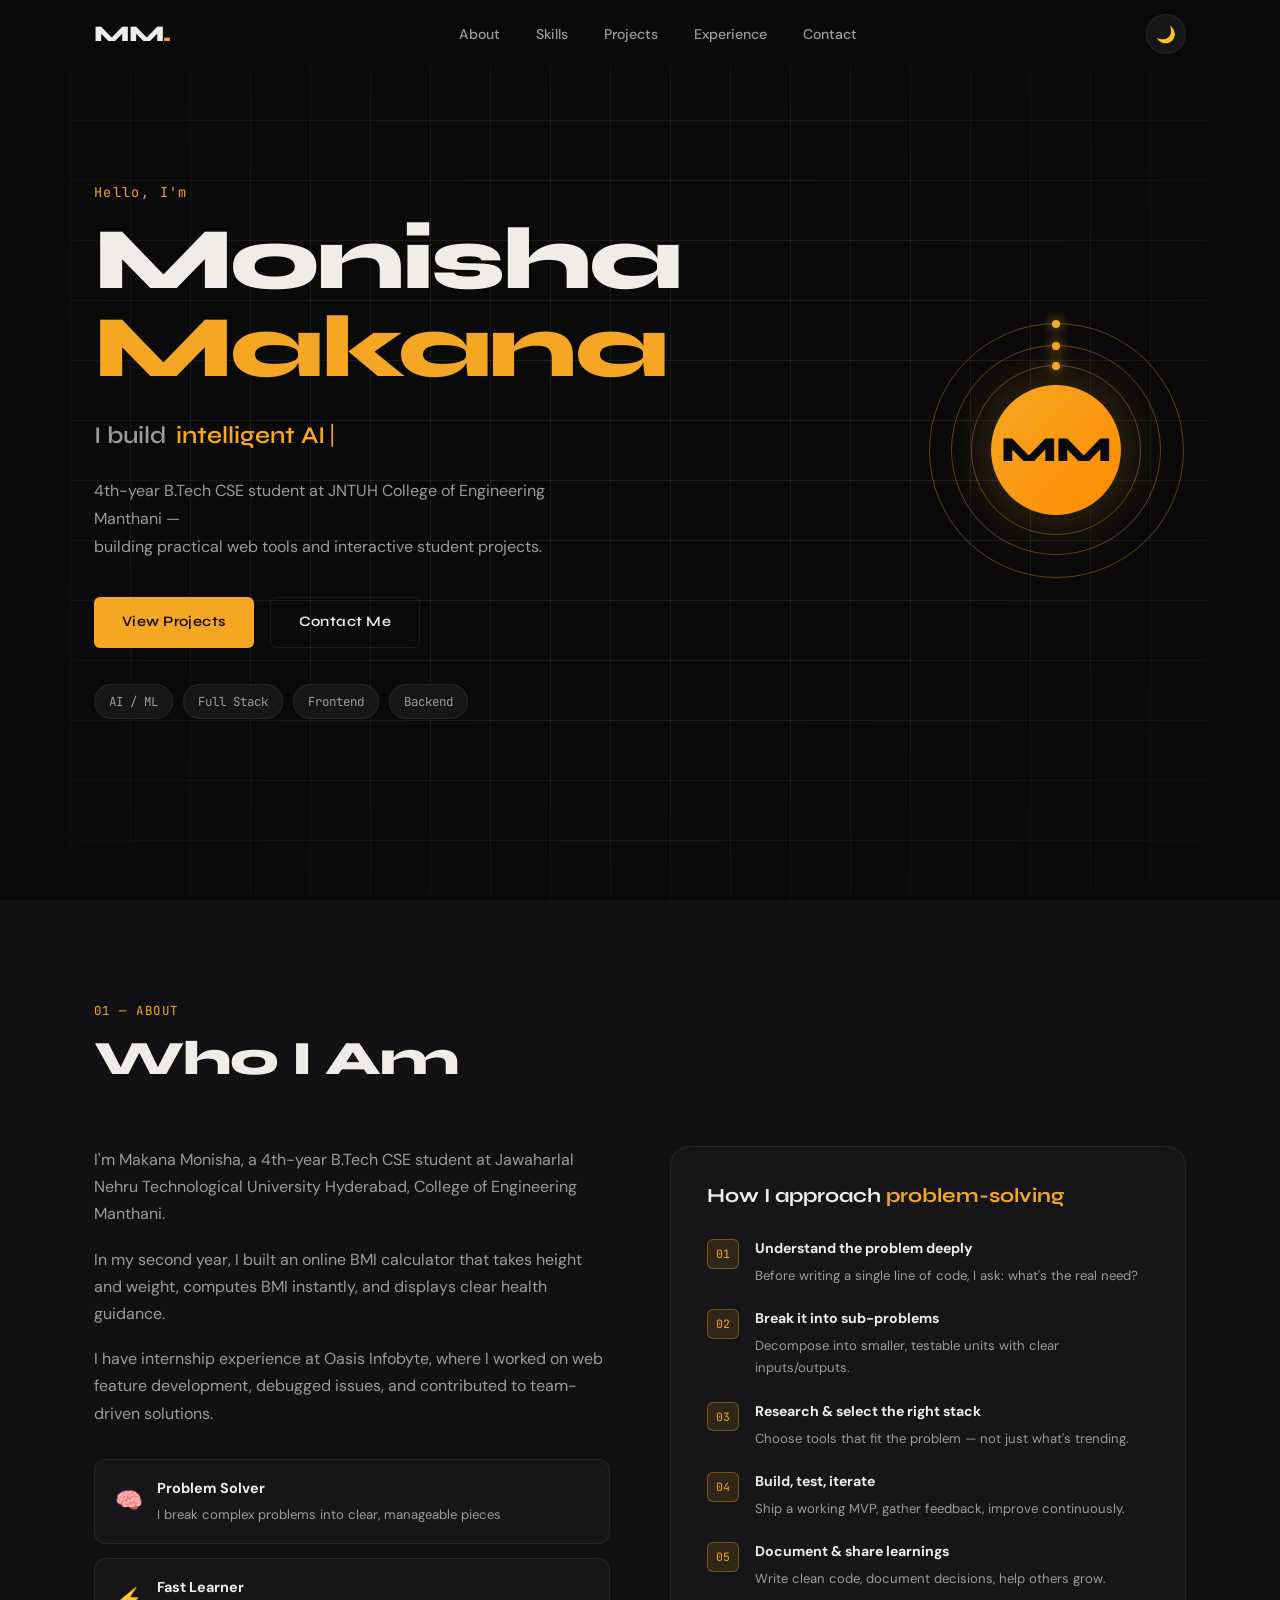
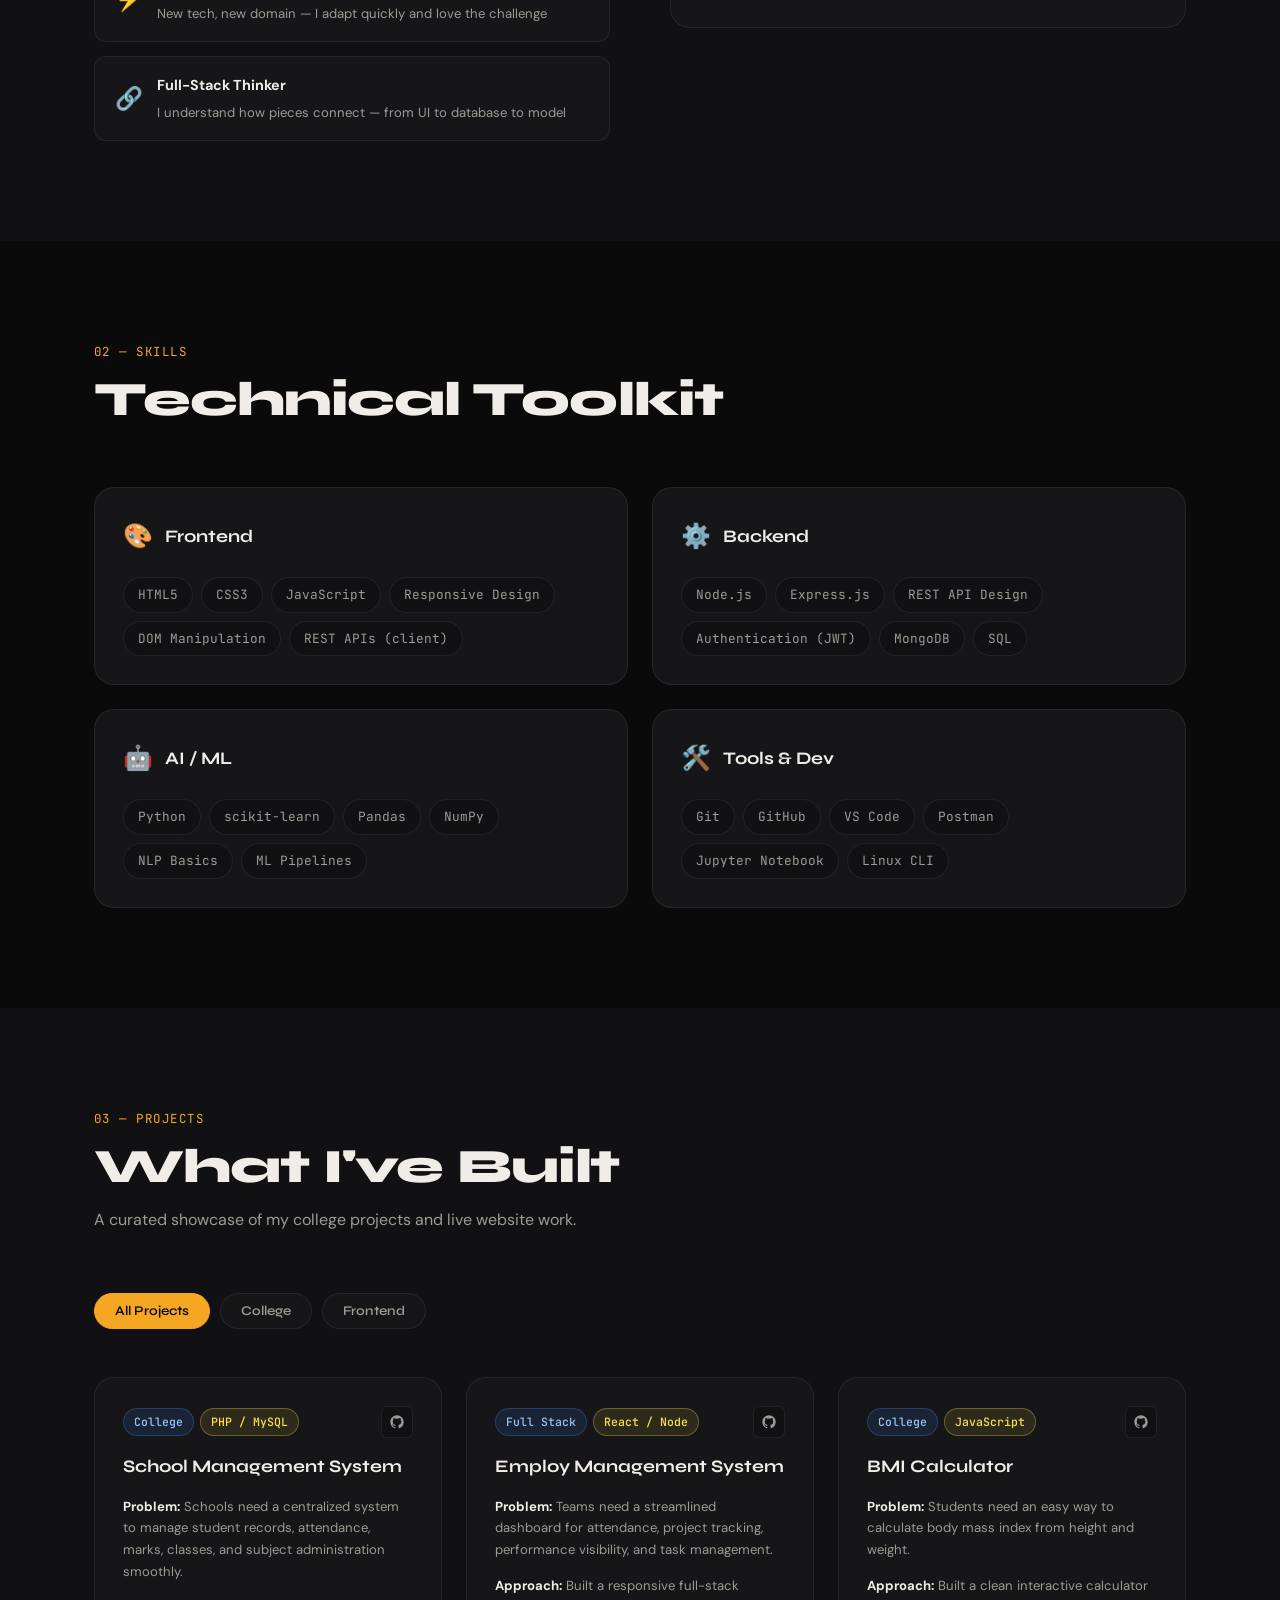
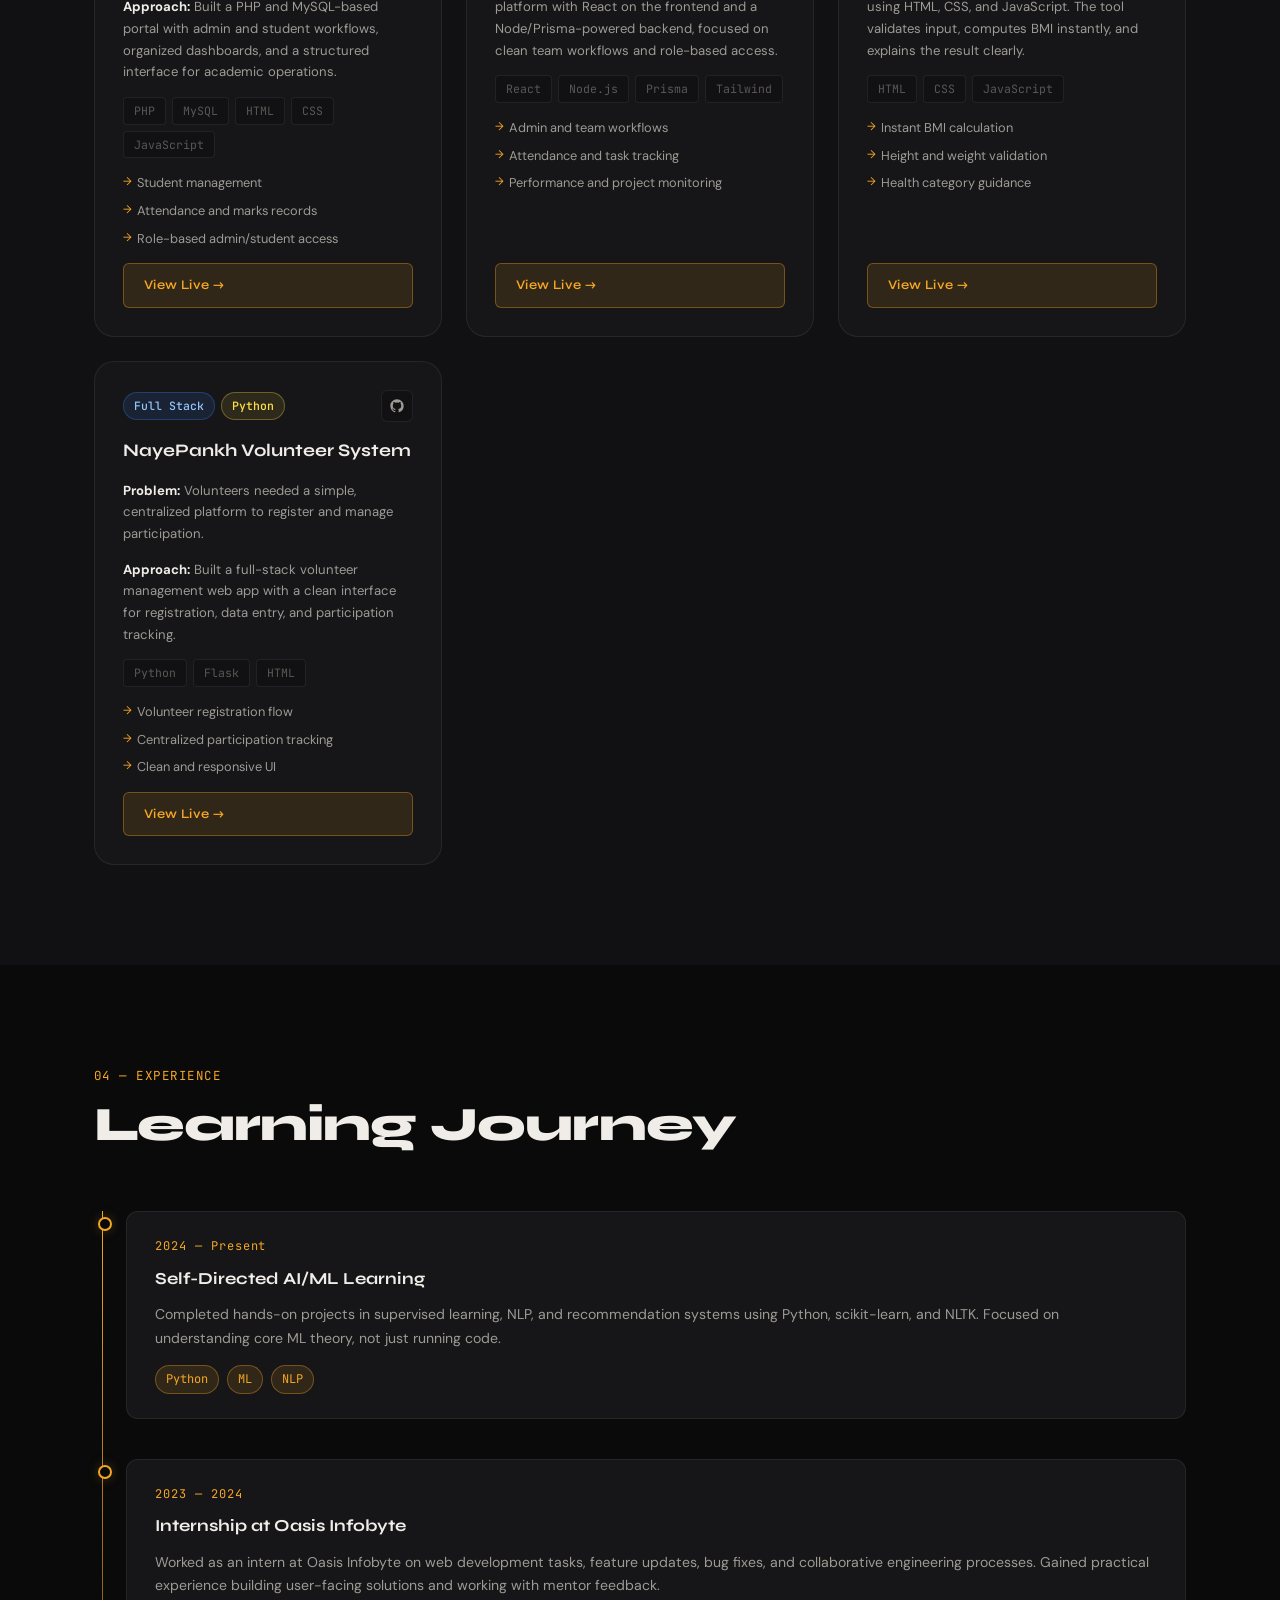
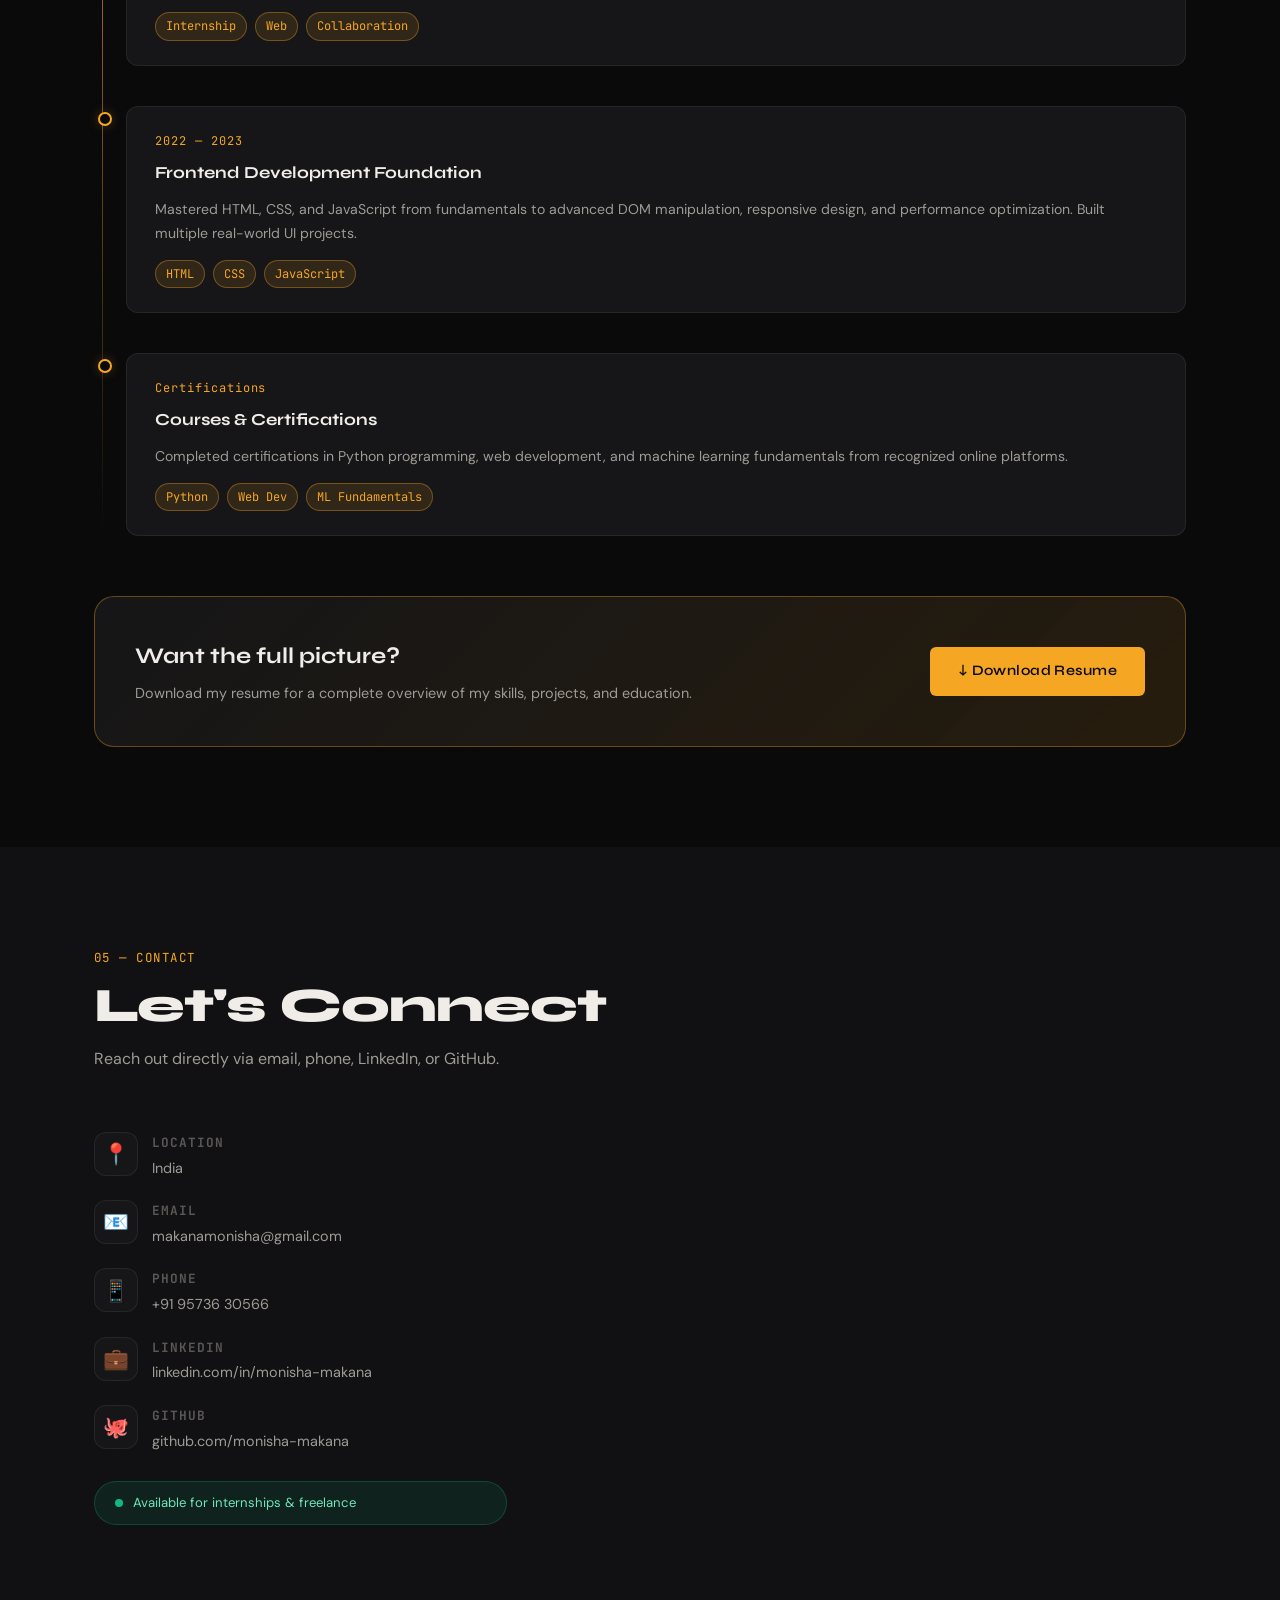
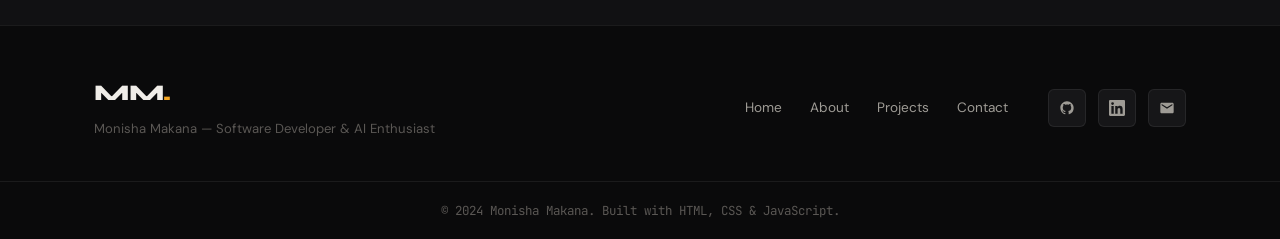
<file: index.html>
<!DOCTYPE html>
<html lang="en" data-theme="dark">
<head>
  <meta charset="UTF-8" />
  <meta name="viewport" content="width=device-width, initial-scale=1.0" />
  <title>Monisha Makana — Software Developer & AI Enthusiast</title>
  <style>
/* ============================================================
   MONISHA MAKANA — PORTFOLIO CSS
   Aesthetic: Editorial Tech — Dark/Amber with Light Mode Support
   Fonts: Syne (display) + DM Sans (body) + JetBrains Mono (code)
   ============================================================ */

/* ===== CSS VARIABLES ===== */
:root {
  /* Dark theme (default) */
  --bg-primary:    #0a0a0b;
  --bg-secondary:  #111113;
  --bg-card:       #161618;
  --bg-card-hover: #1c1c1f;

  --text-primary:  #f0ede8;
  --text-secondary:#9e9b95;
  --text-muted:    #5a5754;

  --accent:        #f5a623;
  --accent-dim:    rgba(245,166,35,0.12);
  --accent-glow:   rgba(245,166,35,0.25);

  --border:        rgba(255,255,255,0.07);
  --border-accent: rgba(245,166,35,0.35);

  --radius-sm:     6px;
  --radius-md:     12px;
  --radius-lg:     20px;

  --shadow-card:   0 4px 32px rgba(0,0,0,0.5);
  --shadow-glow:   0 0 40px rgba(245,166,35,0.15);

  --transition:    0.3s cubic-bezier(0.4,0,0.2,1);
  --font-display:  'Syne', sans-serif;
  --font-body:     'DM Sans', sans-serif;
  --font-mono:     'JetBrains Mono', monospace;
}

/* Light theme */
[data-theme="light"] {
  --bg-primary:    #faf9f7;
  --bg-secondary:  #f2f0ec;
  --bg-card:       #ffffff;
  --bg-card-hover: #f7f5f1;

  --text-primary:  #1a1815;
  --text-secondary:#5a5754;
  --text-muted:    #9e9b95;

  --accent:        #d4880a;
  --accent-dim:    rgba(212,136,10,0.1);
  --accent-glow:   rgba(212,136,10,0.2);

  --border:        rgba(0,0,0,0.08);
  --border-accent: rgba(212,136,10,0.3);

  --shadow-card:   0 4px 24px rgba(0,0,0,0.08);
  --shadow-glow:   0 0 40px rgba(212,136,10,0.12);
}

/* ===== RESET & BASE ===== */
*, *::before, *::after { box-sizing: border-box; margin: 0; padding: 0; }

html {
  scroll-behavior: smooth;
  font-size: 16px;
}

body {
  font-family: var(--font-body);
  background: var(--bg-primary);
  color: var(--text-primary);
  line-height: 1.7;
  transition: background var(--transition), color var(--transition);
  overflow-x: hidden;
}

a { color: inherit; text-decoration: none; }
img { max-width: 100%; display: block; }
ul { list-style: none; }
button { cursor: pointer; border: none; background: none; font-family: inherit; }

/* ===== SCROLLBAR ===== */
::-webkit-scrollbar { width: 4px; }
::-webkit-scrollbar-track { background: var(--bg-primary); }
::-webkit-scrollbar-thumb { background: var(--accent-dim); border-radius: 2px; }
::-webkit-scrollbar-thumb:hover { background: var(--accent); }

/* ===== UTILITY ===== */
.container {
  max-width: 1140px;
  margin: 0 auto;
  padding: 0 24px;
}

.accent { color: var(--accent); }

/* ===== REVEAL ANIMATION ===== */
.reveal {
  opacity: 0;
  transform: translateY(30px);
  transition: opacity 0.7s ease, transform 0.7s ease;
}
.reveal.visible {
  opacity: 1;
  transform: translateY(0);
}

/* Hero section elements are visible immediately */
.hero .reveal {
  opacity: 1;
  transform: translateY(0);
}

/* ===== BUTTONS ===== */
.btn {
  display: inline-flex;
  align-items: center;
  gap: 8px;
  padding: 12px 28px;
  border-radius: var(--radius-sm);
  font-family: var(--font-display);
  font-weight: 600;
  font-size: 0.9rem;
  letter-spacing: 0.03em;
  transition: all var(--transition);
  cursor: pointer;
  white-space: nowrap;
}

.btn-primary {
  background: var(--accent);
  color: #0a0a0b;
  box-shadow: 0 0 0 0 var(--accent-glow);
}
.btn-primary:hover {
  background: #ffbc47;
  box-shadow: 0 4px 24px var(--accent-glow);
  transform: translateY(-2px);
}

.btn-outline {
  background: transparent;
  color: var(--text-primary);
  border: 1px solid var(--border);
}
.btn-outline:hover {
  border-color: var(--accent);
  color: var(--accent);
  transform: translateY(-2px);
}

.btn-card {
  background: var(--accent-dim);
  color: var(--accent);
  padding: 10px 20px;
  font-size: 0.82rem;
  border: 1px solid var(--border-accent);
}
.btn-card:hover {
  background: var(--accent);
  color: #0a0a0b;
}

.btn-full { width: 100%; justify-content: center; }

/* ===== SECTION BASE ===== */
.section {
  padding: 100px 0;
}

.section-header {
  margin-bottom: 60px;
}

.section-tag {
  font-family: var(--font-mono);
  font-size: 0.78rem;
  color: var(--accent);
  letter-spacing: 0.12em;
  text-transform: uppercase;
  display: block;
  margin-bottom: 12px;
}

.section-title {
  font-family: var(--font-display);
  font-size: clamp(2rem, 4vw, 3rem);
  font-weight: 800;
  line-height: 1.1;
  letter-spacing: -0.02em;
}

.section-subtitle {
  margin-top: 12px;
  color: var(--text-secondary);
  font-size: 1rem;
  max-width: 560px;
}

/* ============================================================
   NAVBAR
   ============================================================ */
.navbar {
  position: fixed;
  top: 0;
  left: 0;
  right: 0;
  z-index: 999;
  background: rgba(10,10,11,0.6);
  backdrop-filter: blur(16px);
  -webkit-backdrop-filter: blur(16px);
  border-bottom: 1px solid transparent;
  transition: border-color var(--transition), background var(--transition);
}
[data-theme="light"] .navbar {
  background: rgba(250,249,247,0.8);
}
.navbar.scrolled {
  border-bottom-color: var(--border);
}

.nav-container {
  max-width: 1140px;
  margin: 0 auto;
  padding: 0 24px;
  height: 68px;
  display: flex;
  align-items: center;
  justify-content: space-between;
  gap: 32px;
}

.nav-logo {
  font-family: var(--font-display);
  font-size: 1.4rem;
  font-weight: 800;
  letter-spacing: -0.02em;
  flex-shrink: 0;
}
.nav-logo .dot { color: var(--accent); }

.nav-links {
  display: flex;
  align-items: center;
  gap: 36px;
}
.nav-links a {
  font-size: 0.88rem;
  font-weight: 500;
  color: var(--text-secondary);
  transition: color var(--transition);
  position: relative;
}
.nav-links a::after {
  content: '';
  position: absolute;
  bottom: -4px;
  left: 0;
  width: 0;
  height: 1px;
  background: var(--accent);
  transition: width var(--transition);
}
.nav-links a:hover,
.nav-links a.active {
  color: var(--text-primary);
}
.nav-links a:hover::after,
.nav-links a.active::after {
  width: 100%;
}

.nav-actions {
  display: flex;
  align-items: center;
  gap: 12px;
}

.theme-toggle {
  width: 40px;
  height: 40px;
  border-radius: 50%;
  display: flex;
  align-items: center;
  justify-content: center;
  background: var(--bg-card);
  border: 1px solid var(--border);
  font-size: 1rem;
  transition: all var(--transition);
}
.theme-toggle:hover { border-color: var(--accent); }

[data-theme="dark"] .icon-sun { display: none; }
[data-theme="dark"] .icon-moon { display: block; }
[data-theme="light"] .icon-sun { display: block; }
[data-theme="light"] .icon-moon { display: none; }

.hamburger {
  display: none;
  flex-direction: column;
  gap: 5px;
  padding: 8px;
}
.hamburger span {
  display: block;
  width: 22px;
  height: 2px;
  background: var(--text-primary);
  border-radius: 2px;
  transition: all var(--transition);
}

/* ============================================================
   HERO
   ============================================================ */
.hero {
  min-height: 100vh;
  position: relative;
  padding: 80px 24px;
  overflow: hidden;
  display: grid;
  grid-template-columns: 1fr auto;
  align-items: center;
  gap: 60px;
  max-width: 1140px;
  margin: 0 auto;
}

/* Background grid pattern */
.hero-bg-grid {
  position: absolute;
  inset: 0;
  background-image:
    linear-gradient(var(--border) 1px, transparent 1px),
    linear-gradient(90deg, var(--border) 1px, transparent 1px);
  background-size: 60px 60px;
  mask-image: radial-gradient(ellipse 80% 80% at 50% 50%, black 40%, transparent 100%);
  -webkit-mask-image: radial-gradient(ellipse 80% 80% at 50% 50%, black 40%, transparent 100%);
  z-index: 0;
  pointer-events: none;
}

.hero > *:not(.hero-bg-grid) {
  position: relative;
  z-index: 1;
}

.hero-content {
  max-width: 620px;
}

.hero-greeting {
  font-family: var(--font-mono);
  font-size: 0.85rem;
  color: var(--accent);
  letter-spacing: 0.1em;
  margin-bottom: 12px;
}

.hero-name {
  font-family: var(--font-display);
  font-size: clamp(3rem, 7vw, 5.5rem);
  font-weight: 800;
  line-height: 1.0;
  letter-spacing: -0.03em;
  margin-bottom: 24px;
}

.hero-role {
  font-family: var(--font-display);
  font-size: clamp(1.1rem, 2.5vw, 1.5rem);
  font-weight: 600;
  color: var(--text-secondary);
  margin-bottom: 20px;
  display: flex;
  align-items: center;
  flex-wrap: wrap;
  gap: 4px;
}
.typed-text { color: var(--accent); }
.cursor-blink {
  color: var(--accent);
  animation: blink 1s step-end infinite;
  font-weight: 300;
}
@keyframes blink { 0%,100%{opacity:1} 50%{opacity:0} }

.hero-tagline {
  color: var(--text-secondary);
  font-size: 1rem;
  line-height: 1.75;
  margin-bottom: 36px;
  max-width: 480px;
}

.hero-cta {
  display: flex;
  gap: 16px;
  flex-wrap: wrap;
  margin-bottom: 36px;
}

.hero-chips {
  display: flex;
  gap: 10px;
  flex-wrap: wrap;
}
.chip {
  padding: 6px 14px;
  background: var(--bg-card);
  border: 1px solid var(--border);
  border-radius: 100px;
  font-size: 0.78rem;
  font-family: var(--font-mono);
  color: var(--text-secondary);
  transition: all var(--transition);
}
.chip:hover {
  border-color: var(--accent);
  color: var(--accent);
}

/* Avatar visual */
.hero-visual {
  display: flex;
  align-items: center;
  justify-content: center;
  position: relative;
  z-index: 1;
}

.avatar-ring {
  position: relative;
  width: 260px;
  height: 260px;
  display: flex;
  align-items: center;
  justify-content: center;
  flex-shrink: 0;
}

.avatar-inner {
  width: 130px;
  height: 130px;
  border-radius: 50%;
  background: linear-gradient(135deg, var(--accent) 0%, #ff8c00 100%);
  display: flex;
  align-items: center;
  justify-content: center;
  box-shadow: 0 0 60px var(--accent-glow);
  z-index: 2;
  position: relative;
}

.avatar-initials {
  font-family: var(--font-display);
  font-size: 2.2rem;
  font-weight: 800;
  color: #0a0a0b;
  letter-spacing: -0.03em;
}

.orbit {
  position: absolute;
  border: 1px solid var(--border-accent);
  border-radius: 50%;
  animation: spin linear infinite;
}
.orbit-1 { width: 170px; height: 170px; animation-duration: 8s; }
.orbit-2 { width: 210px; height: 210px; animation-duration: 14s; animation-direction: reverse; }
.orbit-3 { width: 255px; height: 255px; animation-duration: 20s; }

.orb {
  width: 8px;
  height: 8px;
  border-radius: 50%;
  background: var(--accent);
  position: absolute;
  top: -4px;
  left: 50%;
  transform: translateX(-50%);
  box-shadow: 0 0 12px var(--accent);
}

@keyframes spin { from{transform:rotate(0deg)} to{transform:rotate(360deg)} }

/* ============================================================
   ABOUT
   ============================================================ */
.about { background: var(--bg-secondary); }

.about-grid {
  display: grid;
  grid-template-columns: 1fr 1fr;
  gap: 60px;
  align-items: start;
}

.about-text p {
  color: var(--text-secondary);
  margin-bottom: 18px;
  font-size: 1rem;
}
.about-text strong { color: var(--text-primary); }

.about-values {
  display: grid;
  grid-template-columns: 1fr;
  gap: 14px;
  margin-top: 32px;
}

.value-card {
  display: grid;
  grid-template-columns: auto 1fr;
  grid-template-rows: auto auto;
  gap: 4px 14px;
  padding: 16px 20px;
  background: var(--bg-card);
  border: 1px solid var(--border);
  border-radius: var(--radius-md);
  transition: border-color var(--transition);
}
.value-card:hover { border-color: var(--border-accent); }
.value-icon {
  font-size: 1.4rem;
  grid-row: 1 / 3;
  display: flex;
  align-items: center;
}
.value-card strong { font-size: 0.9rem; }
.value-card p { font-size: 0.82rem; color: var(--text-secondary); margin: 0; }

/* Approach Box */
.approach-box {
  background: var(--bg-card);
  border: 1px solid var(--border);
  border-radius: var(--radius-lg);
  padding: 36px;
}

.approach-title {
  font-family: var(--font-display);
  font-size: 1.25rem;
  font-weight: 700;
  margin-bottom: 28px;
  line-height: 1.3;
}

.approach-steps {
  display: flex;
  flex-direction: column;
  gap: 20px;
}

.approach-steps li {
  display: flex;
  gap: 16px;
  align-items: flex-start;
}

.step-num {
  font-family: var(--font-mono);
  font-size: 0.72rem;
  color: var(--accent);
  background: var(--accent-dim);
  border: 1px solid var(--border-accent);
  border-radius: var(--radius-sm);
  padding: 4px 8px;
  flex-shrink: 0;
  margin-top: 2px;
}

.approach-steps strong {
  font-size: 0.88rem;
  display: block;
  margin-bottom: 4px;
}
.approach-steps p { font-size: 0.82rem; color: var(--text-secondary); margin: 0; }

/* ============================================================
   SKILLS
   ============================================================ */
.skills-grid {
  display: grid;
  grid-template-columns: repeat(2, 1fr);
  gap: 24px;
}

.skill-category {
  background: var(--bg-card);
  border: 1px solid var(--border);
  border-radius: var(--radius-lg);
  padding: 28px;
  transition: border-color var(--transition), transform var(--transition);
}
.skill-category:hover {
  border-color: var(--border-accent);
  transform: translateY(-4px);
  box-shadow: var(--shadow-card);
}

.skill-cat-header {
  display: flex;
  align-items: center;
  gap: 12px;
  margin-bottom: 20px;
}
.skill-cat-icon { font-size: 1.5rem; }
.skill-cat-header h3 {
  font-family: var(--font-display);
  font-size: 1.1rem;
  font-weight: 700;
}

.skill-tags {
  display: flex;
  flex-wrap: wrap;
  gap: 8px;
}
.skill-tag {
  padding: 6px 14px;
  background: var(--bg-secondary);
  border: 1px solid var(--border);
  border-radius: 100px;
  font-size: 0.8rem;
  font-family: var(--font-mono);
  color: var(--text-secondary);
  transition: all var(--transition);
}
.skill-tag:hover {
  background: var(--accent-dim);
  border-color: var(--border-accent);
  color: var(--accent);
}

/* ============================================================
   PROJECTS
   ============================================================ */
.projects { background: var(--bg-secondary); }

/* Filter Bar */
.filter-bar {
  display: flex;
  gap: 10px;
  flex-wrap: wrap;
  margin-bottom: 48px;
}

.filter-btn {
  padding: 9px 20px;
  border-radius: 100px;
  border: 1px solid var(--border);
  font-family: var(--font-display);
  font-size: 0.83rem;
  font-weight: 600;
  color: var(--text-secondary);
  background: var(--bg-card);
  transition: all var(--transition);
}
.filter-btn:hover {
  border-color: var(--accent);
  color: var(--text-primary);
}
.filter-btn.active {
  background: var(--accent);
  border-color: var(--accent);
  color: #0a0a0b;
}

/* Projects Grid */
.projects-grid {
  display: grid;
  grid-template-columns: repeat(3, 1fr);
  gap: 24px;
}

.project-card {
  background: var(--bg-card);
  border: 1px solid var(--border);
  border-radius: var(--radius-lg);
  padding: 28px;
  display: flex;
  flex-direction: column;
  gap: 14px;
  transition: all var(--transition);
  position: relative;
  overflow: hidden;
}
.project-card::before {
  content: '';
  position: absolute;
  top: 0;
  left: 0;
  right: 0;
  height: 3px;
  background: linear-gradient(90deg, transparent, var(--accent), transparent);
  opacity: 0;
  transition: opacity var(--transition);
}
.project-card:hover {
  border-color: var(--border-accent);
  transform: translateY(-6px);
  box-shadow: var(--shadow-card), var(--shadow-glow);
}
.project-card:hover::before { opacity: 1; }

/* Hidden cards during filter */
.project-card.hidden {
  display: none;
}

.card-header {
  display: flex;
  align-items: center;
  justify-content: space-between;
  gap: 8px;
}

.card-badges {
  display: flex;
  gap: 6px;
  flex-wrap: wrap;
}

.badge {
  padding: 3px 10px;
  border-radius: 100px;
  font-size: 0.72rem;
  font-family: var(--font-mono);
  font-weight: 500;
}
.badge-ai       { background: rgba(139,92,246,0.15); color:#a78bfa; border: 1px solid rgba(139,92,246,0.3); }
.badge-fullstack{ background: rgba(16,185,129,0.12); color:#6ee7b7; border: 1px solid rgba(16,185,129,0.3); }
.badge-frontend { background: rgba(59,130,246,0.12); color:#93c5fd; border: 1px solid rgba(59,130,246,0.3); }
.badge-backend  { background: rgba(245,158,11,0.12); color:#fcd34d; border: 1px solid rgba(245,158,11,0.3); }
.badge-python   { background: rgba(245,166,35,0.1);  color:var(--accent); border: 1px solid var(--border-accent); }
.badge-js       { background: rgba(253,224,71,0.1);  color:#fde047; border: 1px solid rgba(253,224,71,0.3); }

.icon-link {
  width: 32px;
  height: 32px;
  display: flex;
  align-items: center;
  justify-content: center;
  border-radius: var(--radius-sm);
  background: var(--bg-secondary);
  border: 1px solid var(--border);
  color: var(--text-secondary);
  transition: all var(--transition);
  flex-shrink: 0;
}
.icon-link svg { width: 16px; height: 16px; }
.icon-link:hover {
  background: var(--accent-dim);
  border-color: var(--border-accent);
  color: var(--accent);
}

.card-title {
  font-family: var(--font-display);
  font-size: 1.1rem;
  font-weight: 700;
}

.card-problem,
.card-approach {
  font-size: 0.82rem;
  color: var(--text-secondary);
  line-height: 1.65;
}
.card-problem strong,
.card-approach strong {
  color: var(--text-primary);
}

.card-stack {
  display: flex;
  flex-wrap: wrap;
  gap: 6px;
}
.stack-item {
  padding: 3px 10px;
  background: var(--bg-secondary);
  border-radius: 4px;
  font-family: var(--font-mono);
  font-size: 0.72rem;
  color: var(--text-muted);
  border: 1px solid var(--border);
}

.card-features {
  flex: 1;
  display: flex;
  flex-direction: column;
  gap: 6px;
}
.card-features li {
  font-size: 0.8rem;
  color: var(--text-secondary);
  padding-left: 14px;
  position: relative;
}
.card-features li::before {
  content: '→';
  position: absolute;
  left: 0;
  color: var(--accent);
  font-size: 0.7rem;
}

/* ============================================================
   EXPERIENCE / TIMELINE
   ============================================================ */
.timeline {
  position: relative;
  padding-left: 32px;
  display: flex;
  flex-direction: column;
  gap: 0;
}

.timeline::before {
  content: '';
  position: absolute;
  left: 8px;
  top: 0;
  bottom: 0;
  width: 1px;
  background: linear-gradient(to bottom, var(--accent), transparent);
}

.timeline-item {
  position: relative;
  padding-bottom: 40px;
}
.timeline-item:last-child { padding-bottom: 0; }

.timeline-dot {
  position: absolute;
  left: -28px;
  top: 6px;
  width: 14px;
  height: 14px;
  border-radius: 50%;
  background: var(--bg-primary);
  border: 2px solid var(--accent);
  box-shadow: 0 0 12px var(--accent-glow);
}

.timeline-content {
  background: var(--bg-card);
  border: 1px solid var(--border);
  border-radius: var(--radius-md);
  padding: 24px 28px;
  transition: border-color var(--transition);
}
.timeline-content:hover { border-color: var(--border-accent); }

.timeline-date {
  font-family: var(--font-mono);
  font-size: 0.75rem;
  color: var(--accent);
  letter-spacing: 0.08em;
  display: block;
  margin-bottom: 8px;
}
.timeline-content h3 {
  font-family: var(--font-display);
  font-size: 1.05rem;
  font-weight: 700;
  margin-bottom: 10px;
}
.timeline-content p {
  font-size: 0.88rem;
  color: var(--text-secondary);
  line-height: 1.7;
  margin-bottom: 14px;
}
.timeline-tags {
  display: flex;
  gap: 8px;
  flex-wrap: wrap;
}
.timeline-tags span {
  padding: 3px 10px;
  background: var(--accent-dim);
  border: 1px solid var(--border-accent);
  border-radius: 100px;
  font-size: 0.75rem;
  font-family: var(--font-mono);
  color: var(--accent);
}

/* Resume CTA */
.resume-cta {
  margin-top: 60px;
}
.resume-card {
  background: linear-gradient(135deg, var(--bg-card) 0%, var(--accent-dim) 100%);
  border: 1px solid var(--border-accent);
  border-radius: var(--radius-lg);
  padding: 40px;
  display: flex;
  align-items: center;
  justify-content: space-between;
  gap: 32px;
  flex-wrap: wrap;
}
.resume-text h3 {
  font-family: var(--font-display);
  font-size: 1.4rem;
  font-weight: 700;
  margin-bottom: 6px;
}
.resume-text p { color: var(--text-secondary); font-size: 0.9rem; }

/* ============================================================
   CONTACT
   ============================================================ */
.contact { background: var(--bg-secondary); }

.contact-grid {
  display: grid;
  grid-template-columns: 1fr 1.5fr;
  gap: 60px;
  align-items: start;
}

.contact-info {
  display: flex;
  flex-direction: column;
  gap: 20px;
}

.contact-item {
  display: flex;
  gap: 14px;
  align-items: flex-start;
}
.contact-icon {
  font-size: 1.3rem;
  width: 44px;
  height: 44px;
  background: var(--bg-card);
  border: 1px solid var(--border);
  border-radius: var(--radius-md);
  display: flex;
  align-items: center;
  justify-content: center;
  flex-shrink: 0;
}
.contact-item strong {
  font-size: 0.8rem;
  font-family: var(--font-mono);
  color: var(--text-muted);
  text-transform: uppercase;
  letter-spacing: 0.08em;
  display: block;
  margin-bottom: 2px;
}
.contact-item p, .contact-item a {
  font-size: 0.9rem;
  color: var(--text-secondary);
  transition: color var(--transition);
}
.contact-item a:hover { color: var(--accent); }

.availability-badge {
  display: inline-flex;
  align-items: center;
  gap: 10px;
  padding: 10px 20px;
  background: rgba(16,185,129,0.1);
  border: 1px solid rgba(16,185,129,0.25);
  border-radius: 100px;
  font-size: 0.82rem;
  color: #6ee7b7;
  margin-top: 8px;
}
.avail-dot {
  width: 8px;
  height: 8px;
  border-radius: 50%;
  background: #10b981;
  animation: pulse-dot 2s ease infinite;
  flex-shrink: 0;
}
@keyframes pulse-dot {
  0%,100% { box-shadow: 0 0 0 0 rgba(16,185,129,0.4); }
  50%      { box-shadow: 0 0 0 6px rgba(16,185,129,0); }
}

/* Contact Form */
.contact-form {
  display: flex;
  flex-direction: column;
  gap: 16px;
}
.form-row {
  display: grid;
  grid-template-columns: 1fr 1fr;
  gap: 16px;
}
.form-group {
  display: flex;
  flex-direction: column;
  gap: 6px;
}
.form-group label {
  font-size: 0.78rem;
  font-family: var(--font-mono);
  color: var(--text-muted);
  text-transform: uppercase;
  letter-spacing: 0.08em;
}
.form-group input,
.form-group textarea {
  background: var(--bg-card);
  border: 1px solid var(--border);
  border-radius: var(--radius-sm);
  padding: 12px 16px;
  font-family: var(--font-body);
  font-size: 0.9rem;
  color: var(--text-primary);
  transition: border-color var(--transition);
  resize: vertical;
  outline: none;
}
.form-group input:focus,
.form-group textarea:focus {
  border-color: var(--accent);
  box-shadow: 0 0 0 3px var(--accent-dim);
}
.form-group input::placeholder,
.form-group textarea::placeholder {
  color: var(--text-muted);
}
.form-note {
  font-size: 0.82rem;
  color: #6ee7b7;
  text-align: center;
  min-height: 20px;
}

/* ============================================================
   FOOTER
   ============================================================ */
.footer {
  background: var(--bg-primary);
  border-top: 1px solid var(--border);
  padding: 48px 0 0;
}
.footer-inner {
  display: grid;
  grid-template-columns: 1fr auto auto;
  gap: 40px;
  align-items: center;
  padding-bottom: 40px;
}
.footer-brand p {
  font-size: 0.82rem;
  color: var(--text-muted);
  margin-top: 6px;
}
.footer-links {
  display: flex;
  gap: 28px;
}
.footer-links a {
  font-size: 0.85rem;
  color: var(--text-secondary);
  transition: color var(--transition);
}
.footer-links a:hover { color: var(--accent); }
.footer-social {
  display: flex;
  gap: 12px;
}
.social-link {
  width: 38px;
  height: 38px;
  display: flex;
  align-items: center;
  justify-content: center;
  border-radius: var(--radius-sm);
  background: var(--bg-card);
  border: 1px solid var(--border);
  color: var(--text-secondary);
  transition: all var(--transition);
}
.social-link svg { width: 16px; height: 16px; }
.social-link:hover {
  background: var(--accent-dim);
  border-color: var(--border-accent);
  color: var(--accent);
}
.footer-bottom {
  border-top: 1px solid var(--border);
  padding: 18px 0;
  text-align: center;
}
.footer-bottom p {
  font-size: 0.78rem;
  color: var(--text-muted);
  font-family: var(--font-mono);
}

/* ============================================================
   MOBILE NAV OVERLAY
   ============================================================ */
@media (max-width: 768px) {
  .nav-links {
    position: fixed;
    inset: 68px 0 0 0;
    background: var(--bg-primary);
    flex-direction: column;
    justify-content: center;
    gap: 36px;
    align-items: center;
    transform: translateX(100%);
    transition: transform 0.4s cubic-bezier(0.4,0,0.2,1);
    border-top: 1px solid var(--border);
  }
  .nav-links.open { transform: translateX(0); }
  .nav-links a { font-size: 1.2rem; }
  .hamburger { display: flex; }

  .hamburger { display: flex; }
  .hamburger.open span:nth-child(1) { transform: rotate(45deg) translate(5px, 5px); }
  .hamburger.open span:nth-child(2) { opacity: 0; }
  .hamburger.open span:nth-child(3) { transform: rotate(-45deg) translate(5px, -5px); }
}

/* ============================================================
   RESPONSIVE
   ============================================================ */
@media (max-width: 1024px) {
  .projects-grid { grid-template-columns: repeat(2, 1fr); }
  .about-grid { grid-template-columns: 1fr; }
  .hero { grid-template-columns: 1fr; grid-template-rows: auto auto; }
  .hero-visual { display: none; }
}

@media (max-width: 768px) {
  .section { padding: 72px 0; }

  .hero {
    padding: 100px 24px 60px;
    grid-template-columns: 1fr;
    text-align: center;
  }
  .hero-cta { justify-content: center; }
  .hero-chips { justify-content: center; }
  .hero-tagline { margin: 0 auto 36px; }
  .hero-role { justify-content: center; }

  .skills-grid { grid-template-columns: 1fr; }
  .projects-grid { grid-template-columns: 1fr; }
  .contact-grid { grid-template-columns: 1fr; }
  .form-row { grid-template-columns: 1fr; }

  .footer-inner { grid-template-columns: 1fr; gap: 24px; }
  .footer-links { flex-wrap: wrap; gap: 16px; }

  .resume-card { flex-direction: column; text-align: center; }
  .timeline { padding-left: 24px; }
}

@media (max-width: 480px) {
  .hero-name { font-size: 2.8rem; }
  .filter-bar { gap: 8px; }
  .filter-btn { padding: 7px 14px; font-size: 0.78rem; }
}

</style>
  <!-- Google Fonts: Syne (display) + DM Sans (body) -->
  <link rel="preconnect" href="https://fonts.googleapis.com" />
  <link rel="preconnect" href="https://fonts.gstatic.com" crossorigin />
  <link href="https://fonts.googleapis.com/css2?family=Syne:wght@400;600;700;800&family=DM+Sans:ital,wght@0,300;0,400;0,500;1,300&family=JetBrains+Mono:wght@400;500&display=swap" rel="stylesheet" />
</head>
<body>

  <!-- ========== NAVBAR ========== -->
  <nav class="navbar" id="navbar">
    <div class="nav-container">
      <a href="#home" class="nav-logo">MM<span class="dot">.</span></a>

      <ul class="nav-links" id="navLinks">
        <li><a href="#about">About</a></li>
        <li><a href="#skills">Skills</a></li>
        <li><a href="#projects">Projects</a></li>
        <li><a href="#experience">Experience</a></li>
        <li><a href="#contact">Contact</a></li>
      </ul>

      <div class="nav-actions">
        <!-- Dark/Light Toggle -->
        <button class="theme-toggle" id="themeToggle" aria-label="Toggle theme">
          <span class="icon-sun">☀️</span>
          <span class="icon-moon">🌙</span>
        </button>
        <!-- Mobile hamburger -->
        <button class="hamburger" id="hamburger" aria-label="Menu">
          <span></span><span></span><span></span>
        </button>
      </div>
    </div>
  </nav>

  <!-- ========== HERO ========== -->
  <section class="hero" id="home">
    <div class="hero-bg-grid"></div>
    <div class="hero-content">
      <p class="hero-greeting reveal">Hello, I'm</p>
      <h1 class="hero-name reveal">Monisha<br /><span class="accent">Makana</span></h1>
      <div class="hero-role reveal">
        <span class="role-static">I build&nbsp;</span>
        <span class="typed-text" id="typedText"></span>
        <span class="cursor-blink">|</span>
      </div>
      <p class="hero-tagline reveal">
        4th-year B.Tech CSE student at JNTUH College of Engineering Manthani —<br />
        building practical web tools and interactive student projects.
      </p>
      <div class="hero-cta reveal">
        <a href="#projects" class="btn btn-primary">View Projects</a>
        <a href="#contact" class="btn btn-outline">Contact Me</a>
      </div>
      <div class="hero-chips reveal">
        <span class="chip">AI / ML</span>
        <span class="chip">Full Stack</span>
        <span class="chip">Frontend</span>
        <span class="chip">Backend</span>
      </div>
    </div>
    <div class="hero-visual reveal">
      <div class="avatar-ring">
        <div class="avatar-inner">
          <span class="avatar-initials">MM</span>
        </div>
        <div class="orbit orbit-1"><div class="orb"></div></div>
        <div class="orbit orbit-2"><div class="orb"></div></div>
        <div class="orbit orbit-3"><div class="orb"></div></div>
      </div>
    </div>
  </section>

  <!-- ========== ABOUT ========== -->
  <section class="section about" id="about">
    <div class="container">
      <div class="section-header reveal">
        <span class="section-tag">01 — About</span>
        <h2 class="section-title">Who I Am</h2>
      </div>
      <div class="about-grid">
        <div class="about-text reveal">
          <p>I'm Makana Monisha, a 4th-year B.Tech CSE student at Jawaharlal Nehru Technological University Hyderabad, College of Engineering Manthani.</p>
          <p>In my second year, I built an online BMI calculator that takes height and weight, computes BMI instantly, and displays clear health guidance.</p>
          <p>I have internship experience at Oasis Infobyte, where I worked on web feature development, debugged issues, and contributed to team-driven solutions.</p>
          <div class="about-values">
            <div class="value-card reveal">
              <span class="value-icon">🧠</span>
              <strong>Problem Solver</strong>
              <p>I break complex problems into clear, manageable pieces</p>
            </div>
            <div class="value-card reveal">
              <span class="value-icon">⚡</span>
              <strong>Fast Learner</strong>
              <p>New tech, new domain — I adapt quickly and love the challenge</p>
            </div>
            <div class="value-card reveal">
              <span class="value-icon">🔗</span>
              <strong>Full-Stack Thinker</strong>
              <p>I understand how pieces connect — from UI to database to model</p>
            </div>
          </div>
        </div>

        <!-- Problem Solving Approach -->
        <div class="approach-box reveal">
          <h3 class="approach-title">How I approach <span class="accent">problem-solving</span></h3>
          <ol class="approach-steps">
            <li>
              <span class="step-num">01</span>
              <div>
                <strong>Understand the problem deeply</strong>
                <p>Before writing a single line of code, I ask: what's the real need?</p>
              </div>
            </li>
            <li>
              <span class="step-num">02</span>
              <div>
                <strong>Break it into sub-problems</strong>
                <p>Decompose into smaller, testable units with clear inputs/outputs.</p>
              </div>
            </li>
            <li>
              <span class="step-num">03</span>
              <div>
                <strong>Research & select the right stack</strong>
                <p>Choose tools that fit the problem — not just what's trending.</p>
              </div>
            </li>
            <li>
              <span class="step-num">04</span>
              <div>
                <strong>Build, test, iterate</strong>
                <p>Ship a working MVP, gather feedback, improve continuously.</p>
              </div>
            </li>
            <li>
              <span class="step-num">05</span>
              <div>
                <strong>Document & share learnings</strong>
                <p>Write clean code, document decisions, help others grow.</p>
              </div>
            </li>
          </ol>
        </div>
      </div>
    </div>
  </section>

  <!-- ========== SKILLS ========== -->
  <section class="section skills" id="skills">
    <div class="container">
      <div class="section-header reveal">
        <span class="section-tag">02 — Skills</span>
        <h2 class="section-title">Technical Toolkit</h2>
      </div>
      <div class="skills-grid">

        <div class="skill-category reveal">
          <div class="skill-cat-header">
            <span class="skill-cat-icon">🎨</span>
            <h3>Frontend</h3>
          </div>
          <div class="skill-tags">
            <span class="skill-tag">HTML5</span>
            <span class="skill-tag">CSS3</span>
            <span class="skill-tag">JavaScript</span>
            <span class="skill-tag">Responsive Design</span>
            <span class="skill-tag">DOM Manipulation</span>
            <span class="skill-tag">REST APIs (client)</span>
          </div>
        </div>

        <div class="skill-category reveal">
          <div class="skill-cat-header">
            <span class="skill-cat-icon">⚙️</span>
            <h3>Backend</h3>
          </div>
          <div class="skill-tags">
            <span class="skill-tag">Node.js</span>
            <span class="skill-tag">Express.js</span>
            <span class="skill-tag">REST API Design</span>
            <span class="skill-tag">Authentication (JWT)</span>
            <span class="skill-tag">MongoDB</span>
            <span class="skill-tag">SQL</span>
          </div>
        </div>

        <div class="skill-category reveal">
          <div class="skill-cat-header">
            <span class="skill-cat-icon">🤖</span>
            <h3>AI / ML</h3>
          </div>
          <div class="skill-tags">
            <span class="skill-tag">Python</span>
            <span class="skill-tag">scikit-learn</span>
            <span class="skill-tag">Pandas</span>
            <span class="skill-tag">NumPy</span>
            <span class="skill-tag">NLP Basics</span>
            <span class="skill-tag">ML Pipelines</span>
          </div>
        </div>

        <div class="skill-category reveal">
          <div class="skill-cat-header">
            <span class="skill-cat-icon">🛠️</span>
            <h3>Tools & Dev</h3>
          </div>
          <div class="skill-tags">
            <span class="skill-tag">Git</span>
            <span class="skill-tag">GitHub</span>
            <span class="skill-tag">VS Code</span>
            <span class="skill-tag">Postman</span>
            <span class="skill-tag">Jupyter Notebook</span>
            <span class="skill-tag">Linux CLI</span>
          </div>
        </div>

      </div>
    </div>
  </section>

  <!-- ========== PROJECTS ========== -->
  <section class="section projects" id="projects">
    <div class="container">
      <div class="section-header reveal">
        <span class="section-tag">03 — Projects</span>
        <h2 class="section-title">What I've Built</h2>
        <p class="section-subtitle">A curated showcase of my college projects and live website work.</p>
      </div>

      <!-- Filter Tabs -->
      <div class="filter-bar reveal">
        <button class="filter-btn active" data-filter="all">All Projects</button>
        <button class="filter-btn" data-filter="college">College</button>
        <button class="filter-btn" data-filter="frontend">Frontend</button>
      </div>

      <!-- Project Cards Grid -->
      <div class="projects-grid" id="projectsGrid">

        <article class="project-card reveal" data-category="college">
          <div class="card-header">
            <div class="card-badges">
              <span class="badge badge-frontend">College</span>
              <span class="badge badge-js">PHP / MySQL</span>
            </div>
            <div class="card-links">
              <a href="https://monishaschool.rf.gd" class="icon-link" title="School Management System Live" target="_blank" rel="noreferrer">
                <svg viewBox="0 0 24 24" fill="currentColor"><path d="M12 2C6.477 2 2 6.484 2 12.017c0 4.425 2.865 8.18 6.839 9.504.5.092.682-.217.682-.483 0-.237-.008-.868-.013-1.703-2.782.605-3.369-1.343-3.369-1.343-.454-1.158-1.11-1.466-1.11-1.466-.908-.62.069-.608.069-.608 1.003.07 1.531 1.032 1.531 1.032.892 1.53 2.341 1.088 2.91.832.092-.647.35-1.088.636-1.338-2.22-.253-4.555-1.113-4.555-4.951 0-1.093.39-1.988 1.029-2.688-.103-.253-.446-1.272.098-2.65 0 0 .84-.27 2.75 1.026A9.564 9.564 0 0112 6.844c.85.004 1.705.115 2.504.337 1.909-1.296 2.747-1.027 2.747-1.027.546 1.379.202 2.398.1 2.651.64.7 1.028 1.595 1.028 2.688 0 3.848-2.339 4.695-4.566 4.943.359.309.678.92.678 1.855 0 1.338-.012 2.419-.012 2.747 0 .268.18.58.688.482A10.019 10.019 0 0022 12.017C22 6.484 17.522 2 12 2z"/></svg>
              </a>
            </div>
          </div>
          <h3 class="card-title">School Management System</h3>
          <p class="card-problem"><strong>Problem:</strong> Schools need a centralized system to manage student records, attendance, marks, classes, and subject administration smoothly.</p>
          <p class="card-approach"><strong>Approach:</strong> Built a PHP and MySQL-based portal with admin and student workflows, organized dashboards, and a structured interface for academic operations.</p>
          <div class="card-stack">
            <span class="stack-item">PHP</span>
            <span class="stack-item">MySQL</span>
            <span class="stack-item">HTML</span>
            <span class="stack-item">CSS</span>
            <span class="stack-item">JavaScript</span>
          </div>
          <ul class="card-features">
            <li>Student management</li>
            <li>Attendance and marks records</li>
            <li>Role-based admin/student access</li>
          </ul>
          <a href="https://monishaschool.rf.gd" class="btn btn-card" target="_blank" rel="noreferrer">View Live →</a>
        </article>

        <article class="project-card reveal" data-category="frontend">
          <div class="card-header">
            <div class="card-badges">
              <span class="badge badge-frontend">Full Stack</span>
              <span class="badge badge-js">React / Node</span>
            </div>
            <div class="card-links">
              <a href="https://divine-nurturing-production-7687.up.railway.app" class="icon-link" title="Defenceminia Live" target="_blank" rel="noreferrer">
                <svg viewBox="0 0 24 24" fill="currentColor"><path d="M12 2C6.477 2 2 6.484 2 12.017c0 4.425 2.865 8.18 6.839 9.504.5.092.682-.217.682-.483 0-.237-.008-.868-.013-1.703-2.782.605-3.369-1.343-3.369-1.343-.454-1.158-1.11-1.466-1.11-1.466-.908-.62.069-.608.069-.608 1.003.07 1.531 1.032 1.531 1.032.892 1.53 2.341 1.088 2.91.832.092-.647.35-1.088.636-1.338-2.22-.253-4.555-1.113-4.555-4.951 0-1.093.39-1.988 1.029-2.688-.103-.253-.446-1.272.098-2.65 0 0 .84-.27 2.75 1.026A9.564 9.564 0 0112 6.844c.85.004 1.705.115 2.504.337 1.909-1.296 2.747-1.027 2.747-1.027.546 1.379.202 2.398.1 2.651.64.7 1.028 1.595 1.028 2.688 0 3.848-2.339 4.695-4.566 4.943.359.309.678.92.678 1.855 0 1.338-.012 2.419-.012 2.747 0 .268.18.58.688.482A10.019 10.019 0 0022 12.017C22 6.484 17.522 2 12 2z"/></svg>
              </a>
            </div>
          </div>
          <h3 class="card-title">Employ Management System</h3>
          <p class="card-problem"><strong>Problem:</strong> Teams need a streamlined dashboard for attendance, project tracking, performance visibility, and task management.</p>
          <p class="card-approach"><strong>Approach:</strong> Built a responsive full-stack platform with React on the frontend and a Node/Prisma-powered backend, focused on clean team workflows and role-based access.</p>
          <div class="card-stack">
            <span class="stack-item">React</span>
            <span class="stack-item">Node.js</span>
            <span class="stack-item">Prisma</span>
            <span class="stack-item">Tailwind</span>
          </div>
          <ul class="card-features">
            <li>Admin and team workflows</li>
            <li>Attendance and task tracking</li>
            <li>Performance and project monitoring</li>
          </ul>
          <a href="https://divine-nurturing-production-7687.up.railway.app" class="btn btn-card" target="_blank" rel="noreferrer">View Live →</a>
        </article>

        <article class="project-card reveal" data-category="college">
          <div class="card-header">
            <div class="card-badges">
              <span class="badge badge-frontend">College</span>
              <span class="badge badge-js">JavaScript</span>
            </div>
            <div class="card-links">
              <a href="https://nayepankh-eight.vercel.app/" class="icon-link" title="Live NayePankh Site" target="_blank" rel="noreferrer">
                <svg viewBox="0 0 24 24" fill="currentColor"><path d="M12 2C6.477 2 2 6.484 2 12.017c0 4.425 2.865 8.18 6.839 9.504.5.092.682-.217.682-.483 0-.237-.008-.868-.013-1.703-2.782.605-3.369-1.343-3.369-1.343-.454-1.158-1.11-1.466-1.11-1.466-.908-.62.069-.608.069-.608 1.003.07 1.531 1.032 1.531 1.032.892 1.53 2.341 1.088 2.91.832.092-.647.35-1.088.636-1.338-2.22-.253-4.555-1.113-4.555-4.951 0-1.093.39-1.988 1.029-2.688-.103-.253-.446-1.272.098-2.65 0 0 .84-.27 2.75 1.026A9.564 9.564 0 0112 6.844c.85.004 1.705.115 2.504.337 1.909-1.296 2.747-1.027 2.747-1.027.546 1.379.202 2.398.1 2.651.64.7 1.028 1.595 1.028 2.688 0 3.848-2.339 4.695-4.566 4.943.359.309.678.92.678 1.855 0 1.338-.012 2.419-.012 2.747 0 .268.18.58.688.482A10.019 10.019 0 0022 12.017C22 6.484 17.522 2 12 2z"/></svg>
              </a>
            </div>
          </div>
          <h3 class="card-title">BMI Calculator</h3>
          <p class="card-problem"><strong>Problem:</strong> Students need an easy way to calculate body mass index from height and weight.</p>
          <p class="card-approach"><strong>Approach:</strong> Built a clean interactive calculator using HTML, CSS, and JavaScript. The tool validates input, computes BMI instantly, and explains the result clearly.</p>
          <div class="card-stack">
            <span class="stack-item">HTML</span>
            <span class="stack-item">CSS</span>
            <span class="stack-item">JavaScript</span>
          </div>
          <ul class="card-features">
            <li>Instant BMI calculation</li>
            <li>Height and weight validation</li>
            <li>Health category guidance</li>
          </ul>
          <a href="https://bmi-sigma-eight.vercel.app/" class="btn btn-card" target="_blank" rel="noreferrer">View Live →</a>
        </article>


        <article class="project-card reveal" data-category="frontend">
          <div class="card-header">
            <div class="card-badges">
              <span class="badge badge-frontend">Full Stack</span>
              <span class="badge badge-js">Python</span>
            </div>
            <div class="card-links">
              <a href="https://monisha25.pythonanywhere.com/" class="icon-link" title="Volunteer System Live" target="_blank" rel="noreferrer">
                <svg viewBox="0 0 24 24" fill="currentColor"><path d="M12 2C6.477 2 2 6.484 2 12.017c0 4.425 2.865 8.18 6.839 9.504.5.092.682-.217.682-.483 0-.237-.008-.868-.013-1.703-2.782.605-3.369-1.343-3.369-1.343-.454-1.158-1.11-1.466-1.11-1.466-.908-.62.069-.608.069-.608 1.003.07 1.531 1.032 1.531 1.032.892 1.53 2.341 1.088 2.91.832.092-.647.35-1.088.636-1.338-2.22-.253-4.555-1.113-4.555-4.951 0-1.093.39-1.988 1.029-2.688-.103-.253-.446-1.272.098-2.65 0 0 .84-.27 2.75 1.026A9.564 9.564 0 0112 6.844c.85.004 1.705.115 2.504.337 1.909-1.296 2.747-1.027 2.747-1.027.546 1.379.202 2.398.1 2.651.64.7 1.028 1.595 1.028 2.688 0 3.848-2.339 4.695-4.566 4.943.359.309.678.92.678 1.855 0 1.338-.012 2.419-.012 2.747 0 .268.18.58.688.482A10.019 10.019 0 0022 12.017C22 6.484 17.522 2 12 2z"/></svg>
              </a>
            </div>
          </div>
          <h3 class="card-title">NayePankh Volunteer System</h3>
          <p class="card-problem"><strong>Problem:</strong> Volunteers needed a simple, centralized platform to register and manage participation.</p>
          <p class="card-approach"><strong>Approach:</strong> Built a full-stack volunteer management web app with a clean interface for registration, data entry, and participation tracking.</p>
          <div class="card-stack">
            <span class="stack-item">Python</span>
            <span class="stack-item">Flask</span>
            <span class="stack-item">HTML</span>
          </div>
          <ul class="card-features">
            <li>Volunteer registration flow</li>
            <li>Centralized participation tracking</li>
            <li>Clean and responsive UI</li>
          </ul>
          <a href="https://monisha25.pythonanywhere.com/" class="btn btn-card" target="_blank" rel="noreferrer">View Live →</a>
        </article>

      </div><!-- /projects-grid -->
    </div>
  </section>

  <!-- ========== EXPERIENCE ========== -->
  <section class="section experience" id="experience">
    <div class="container">
      <div class="section-header reveal">
        <span class="section-tag">04 — Experience</span>
        <h2 class="section-title">Learning Journey</h2>
      </div>
      <div class="timeline">

        <div class="timeline-item reveal">
          <div class="timeline-dot"></div>
          <div class="timeline-content">
            <span class="timeline-date">2024 — Present</span>
            <h3>Self-Directed AI/ML Learning</h3>
            <p>Completed hands-on projects in supervised learning, NLP, and recommendation systems using Python, scikit-learn, and NLTK. Focused on understanding core ML theory, not just running code.</p>
            <div class="timeline-tags">
              <span>Python</span><span>ML</span><span>NLP</span>
            </div>
          </div>
        </div>

        <div class="timeline-item reveal">
          <div class="timeline-dot"></div>
          <div class="timeline-content">
            <span class="timeline-date">2023 — 2024</span>
            <h3>Internship at Oasis Infobyte</h3>
            <p>Worked as an intern at Oasis Infobyte on web development tasks, feature updates, bug fixes, and collaborative engineering processes. Gained practical experience building user-facing solutions and working with mentor feedback.</p>
            <div class="timeline-tags">
              <span>Internship</span><span>Web</span><span>Collaboration</span>
            </div>
          </div>
        </div>

        <div class="timeline-item reveal">
          <div class="timeline-dot"></div>
          <div class="timeline-content">
            <span class="timeline-date">2022 — 2023</span>
            <h3>Frontend Development Foundation</h3>
            <p>Mastered HTML, CSS, and JavaScript from fundamentals to advanced DOM manipulation, responsive design, and performance optimization. Built multiple real-world UI projects.</p>
            <div class="timeline-tags">
              <span>HTML</span><span>CSS</span><span>JavaScript</span>
            </div>
          </div>
        </div>

        <div class="timeline-item reveal">
          <div class="timeline-dot"></div>
          <div class="timeline-content">
            <span class="timeline-date">Certifications</span>
            <h3>Courses & Certifications</h3>
            <p>Completed certifications in Python programming, web development, and machine learning fundamentals from recognized online platforms.</p>
            <div class="timeline-tags">
              <span>Python</span><span>Web Dev</span><span>ML Fundamentals</span>
            </div>
          </div>
        </div>

      </div>

      <!-- Resume Section -->
      <div class="resume-cta reveal">
        <div class="resume-card">
          <div class="resume-text">
            <h3>Want the full picture?</h3>
            <p>Download my resume for a complete overview of my skills, projects, and education.</p>
          </div>
          <a href="monisha_resume.pdf" class="btn btn-primary" download="Monisha_Makana_Resume.pdf">
            ↓ Download Resume
          </a>
        </div>
      </div>

    </div>
  </section>

  <!-- ========== CONTACT ========== -->
  <section class="section contact" id="contact">
    <div class="container">
      <div class="section-header reveal">
        <span class="section-tag">05 — Contact</span>
        <h2 class="section-title">Let's Connect</h2>
        <p class="section-subtitle">Reach out directly via email, phone, LinkedIn, or GitHub.</p>
      </div>
      <div class="contact-grid">

        <div class="contact-info reveal">
          <div class="contact-item">
            <span class="contact-icon">📍</span>
            <div>
              <strong>Location</strong>
              <p>India</p>
            </div>
          </div>
          <div class="contact-item">
            <span class="contact-icon">📧</span>
            <div>
              <strong>Email</strong>
              <p><a href="mailto:makanamonisha@gmail.com">makanamonisha@gmail.com</a></p>
            </div>
          </div>
          <div class="contact-item">
            <span class="contact-icon">📱</span>
            <div>
              <strong>Phone</strong>
              <p><a href="tel:+919573630566">+91 95736 30566</a></p>
            </div>
          </div>
          <div class="contact-item">
            <span class="contact-icon">💼</span>
            <div>
              <strong>LinkedIn</strong>
              <p><a href="https://linkedin.com/in/monisha-makana" target="_blank" rel="noreferrer">linkedin.com/in/monisha-makana</a></p>
            </div>
          </div>
          <div class="contact-item">
            <span class="contact-icon">🐙</span>
            <div>
              <strong>GitHub</strong>
              <p><a href="https://github.com/monisha-makana" target="_blank" rel="noreferrer">github.com/monisha-makana</a></p>
            </div>
          </div>

          <div class="availability-badge">
            <span class="avail-dot"></span>
            Available for internships &amp; freelance
          </div>
        </div>
      </div>
    </div>
  </section>

  <!-- ========== FOOTER ========== -->
  <footer class="footer">
    <div class="container footer-inner">
      <div class="footer-brand">
        <span class="nav-logo">MM<span class="dot">.</span></span>
        <p>Monisha Makana — Software Developer & AI Enthusiast</p>
      </div>
      <div class="footer-links">
        <a href="#home">Home</a>
        <a href="#about">About</a>
        <a href="#projects">Projects</a>
        <a href="#contact">Contact</a>
      </div>
      <div class="footer-social">
        <a href="https://github.com/monisha-makana" aria-label="GitHub" class="social-link" target="_blank" rel="noreferrer">
          <svg viewBox="0 0 24 24" fill="currentColor"><path d="M12 2C6.477 2 2 6.484 2 12.017c0 4.425 2.865 8.18 6.839 9.504.5.092.682-.217.682-.483 0-.237-.008-.868-.013-1.703-2.782.605-3.369-1.343-3.369-1.343-.454-1.158-1.11-1.466-1.11-1.466-.908-.62.069-.608.069-.608 1.003.07 1.531 1.032 1.531 1.032.892 1.53 2.341 1.088 2.91.832.092-.647.35-1.088.636-1.338-2.22-.253-4.555-1.113-4.555-4.951 0-1.093.39-1.988 1.029-2.688-.103-.253-.446-1.272.098-2.65 0 0 .84-.27 2.75 1.026A9.564 9.564 0 0112 6.844c.85.004 1.705.115 2.504.337 1.909-1.296 2.747-1.027 2.747-1.027.546 1.379.202 2.398.1 2.651.64.7 1.028 1.595 1.028 2.688 0 3.848-2.339 4.695-4.566 4.943.359.309.678.92.678 1.855 0 1.338-.012 2.419-.012 2.747 0 .268.18.58.688.482A10.019 10.019 0 0022 12.017C22 6.484 17.522 2 12 2z"/></svg>
        </a>
        <a href="https://linkedin.com/in/monisha-makana" aria-label="LinkedIn" class="social-link" target="_blank" rel="noreferrer">
          <svg viewBox="0 0 24 24" fill="currentColor"><path d="M20.447 20.452h-3.554v-5.569c0-1.328-.027-3.037-1.852-3.037-1.853 0-2.136 1.445-2.136 2.939v5.667H9.351V9h3.414v1.561h.046c.477-.9 1.637-1.85 3.37-1.85 3.601 0 4.267 2.37 4.267 5.455v6.286zM5.337 7.433a2.062 2.062 0 01-2.063-2.065 2.064 2.064 0 112.063 2.065zm1.782 13.019H3.555V9h3.564v11.452zM22.225 0H1.771C.792 0 0 .774 0 1.729v20.542C0 23.227.792 24 1.771 24h20.451C23.2 24 24 23.227 24 22.271V1.729C24 .774 23.2 0 22.222 0h.003z"/></svg>
        </a>
        <a href="mailto:makanamonisha@gmail.com" aria-label="Email" class="social-link">
          <svg viewBox="0 0 24 24" fill="currentColor"><path d="M20 4H4c-1.1 0-2 .9-2 2v12c0 1.1.9 2 2 2h16c1.1 0 2-.9 2-2V6c0-1.1-.9-2-2-2zm0 4l-8 5-8-5V6l8 5 8-5v2z"/></svg>
        </a>
      </div>
    </div>
    <div class="footer-bottom">
      <p>© 2024 Monisha Makana. Built with HTML, CSS &amp; JavaScript.</p>
    </div>
  </footer>

  <script>
/* ============================================================
   MONISHA MAKANA — PORTFOLIO JAVASCRIPT
   Features:
   - Dark / Light mode toggle (persisted in localStorage)
   - Typing animation in hero
   - Scroll-based reveal animations (IntersectionObserver)
   - Sticky navbar with scrolled state + active link highlighting
   - Mobile hamburger menu
   - Project filter by category
   - Contact form with validation feedback
   ============================================================ */

document.addEventListener('DOMContentLoaded', () => {

  // ============================================================
  // 1. THEME TOGGLE — Dark ↔ Light
  // ============================================================
  const html        = document.documentElement;
  const themeToggle = document.getElementById('themeToggle');
  const THEME_KEY   = 'mm-theme';

  // Load saved preference (default: dark)
  const savedTheme = localStorage.getItem(THEME_KEY) || 'dark';
  html.setAttribute('data-theme', savedTheme);

  themeToggle.addEventListener('click', () => {
    const current = html.getAttribute('data-theme');
    const next    = current === 'dark' ? 'light' : 'dark';
    html.setAttribute('data-theme', next);
    localStorage.setItem(THEME_KEY, next);
  });


  // ============================================================
  // 2. TYPING ANIMATION — Hero role text
  // ============================================================
  const typedEl  = document.getElementById('typedText');
  const phrases  = [
    'intelligent AI models',
    'full-stack web apps',
    'beautiful frontends',
    'scalable APIs',
    'smart solutions',
  ];

  let phraseIdx  = 0;
  let charIdx    = 0;
  let isDeleting = false;
  let typingTimer;

  function typeLoop() {
    const phrase = phrases[phraseIdx];

    if (!isDeleting) {
      // Typing forward
      typedEl.textContent = phrase.slice(0, charIdx + 1);
      charIdx++;
      if (charIdx === phrase.length) {
        // Pause at end then delete
        isDeleting = true;
        typingTimer = setTimeout(typeLoop, 1800);
        return;
      }
    } else {
      // Deleting
      typedEl.textContent = phrase.slice(0, charIdx - 1);
      charIdx--;
      if (charIdx === 0) {
        isDeleting = false;
        phraseIdx  = (phraseIdx + 1) % phrases.length;
        typingTimer = setTimeout(typeLoop, 400);
        return;
      }
    }

    const speed = isDeleting ? 45 : 75;
    typingTimer = setTimeout(typeLoop, speed);
  }

  // Start after a brief delay
  setTimeout(typeLoop, 1200);


  // ============================================================
  // 3. SCROLL REVEAL — IntersectionObserver
  // ============================================================
  const revealEls = document.querySelectorAll('.reveal');

  const revealObserver = new IntersectionObserver((entries) => {
    entries.forEach((entry, i) => {
      if (entry.isIntersecting) {
        // Stagger children inside same parent group
        const el    = entry.target;
        const delay = el.dataset.delay || 0;
        setTimeout(() => el.classList.add('visible'), delay);
        revealObserver.unobserve(el);
      }
    });
  }, {
    threshold: 0.12,
    rootMargin: '0px 0px -40px 0px',
  });

  // Add incremental stagger delays to sibling reveal elements
  const revealGroups = document.querySelectorAll(
    '.about-values, .skills-grid, .projects-grid, .timeline, .contact-grid, .footer-inner'
  );

  revealGroups.forEach(group => {
    const children = group.querySelectorAll('.reveal');
    children.forEach((child, idx) => {
      child.dataset.delay = idx * 80;
    });
  });

  revealEls.forEach(el => revealObserver.observe(el));


  // ============================================================
  // 4. NAVBAR — Scrolled state + Active link highlighting
  // ============================================================
  const navbar   = document.getElementById('navbar');
  const sections = document.querySelectorAll('section[id]');
  const navLinks = document.querySelectorAll('.nav-links a');

  function updateNavbar() {
    // Scrolled class for background blur
    navbar.classList.toggle('scrolled', window.scrollY > 40);

    // Active section highlighting
    let current = '';
    sections.forEach(section => {
      const top = section.offsetTop - 100;
      if (window.scrollY >= top) {
        current = section.getAttribute('id');
      }
    });

    navLinks.forEach(link => {
      link.classList.toggle('active', link.getAttribute('href') === `#${current}`);
    });
  }

  window.addEventListener('scroll', updateNavbar, { passive: true });
  updateNavbar(); // run once on load


  // ============================================================
  // 5. MOBILE HAMBURGER MENU
  // ============================================================
  const hamburger  = document.getElementById('hamburger');
  const navLinksEl = document.getElementById('navLinks');

  hamburger.addEventListener('click', () => {
    const isOpen = navLinksEl.classList.toggle('open');
    hamburger.classList.toggle('open', isOpen);
    hamburger.setAttribute('aria-expanded', isOpen);
    // Prevent body scroll when menu is open
    document.body.style.overflow = isOpen ? 'hidden' : '';
  });

  // Close menu on nav link click
  navLinksEl.querySelectorAll('a').forEach(link => {
    link.addEventListener('click', () => {
      navLinksEl.classList.remove('open');
      hamburger.classList.remove('open');
      document.body.style.overflow = '';
    });
  });


  // ============================================================
  // 6. PROJECT FILTER
  // ============================================================
  const filterBtns   = document.querySelectorAll('.filter-btn');
  const projectCards = document.querySelectorAll('.project-card');

  filterBtns.forEach(btn => {
    btn.addEventListener('click', () => {
      // Update active button
      filterBtns.forEach(b => b.classList.remove('active'));
      btn.classList.add('active');

      const filter = btn.dataset.filter;

      projectCards.forEach(card => {
        const category = card.dataset.category;
        const match    = filter === 'all' || category === filter;

        if (match) {
          card.classList.remove('hidden');
          // Re-trigger reveal animation
          card.classList.remove('visible');
          setTimeout(() => card.classList.add('visible'), 50);
        } else {
          card.classList.add('hidden');
        }
      });
    });
  });


  // ============================================================
  // 7. CONTACT FORM — Basic validation + UX feedback
  // ============================================================
  const contactForm = document.getElementById('contactForm');
  const formNote    = document.getElementById('formNote');

  if (contactForm) {
    contactForm.addEventListener('submit', (e) => {
      e.preventDefault();

      const name    = contactForm.name.value.trim();
      const email   = contactForm.email.value.trim();
      const message = contactForm.message.value.trim();

      // Simple validation
      if (!name || !email || !message) {
        formNote.textContent  = '⚠ Please fill in all required fields.';
        formNote.style.color  = '#f87171';
        return;
      }

      if (!/^[^\s@]+@[^\s@]+\.[^\s@]+$/.test(email)) {
        formNote.textContent  = '⚠ Please enter a valid email address.';
        formNote.style.color  = '#f87171';
        return;
      }

      // Simulate a successful send (replace with actual fetch/EmailJS call)
      const submitBtn = contactForm.querySelector('button[type="submit"]');
      submitBtn.textContent  = 'Sending...';
      submitBtn.disabled     = true;

      setTimeout(() => {
        formNote.textContent  = "✓ Message sent! I'll get back to you soon.";
        formNote.style.color  = '#6ee7b7';
        contactForm.reset();
        submitBtn.textContent = 'Send Message →';
        submitBtn.disabled    = false;

        // Clear note after 5 seconds
        setTimeout(() => { formNote.textContent = ''; }, 5000);
      }, 1200);
    });
  }


  // ============================================================
  // 8. SMOOTH SCROLL for anchor links
  // ============================================================
  document.querySelectorAll('a[href^="#"]').forEach(anchor => {
    anchor.addEventListener('click', (e) => {
      const target = document.querySelector(anchor.getAttribute('href'));
      if (!target) return;
      e.preventDefault();
      const offset = 80; // navbar height
      const top    = target.getBoundingClientRect().top + window.scrollY - offset;
      window.scrollTo({ top, behavior: 'smooth' });
    });
  });


  // ============================================================
  // 9. HERO — immediate visibility for above-fold elements
  // ============================================================
  const heroReveals = document.querySelectorAll('.hero .reveal');
  heroReveals.forEach((el, i) => {
    setTimeout(() => el.classList.add('visible'), 200 + i * 120);
  });

  // ============================================================
  // 10. SHOW ALL CONTENT — ensure all sections are visible
  // ============================================================
  document.querySelectorAll('.reveal').forEach(el => el.classList.add('visible'));

});

</script>
</body>
</html>
</file>
